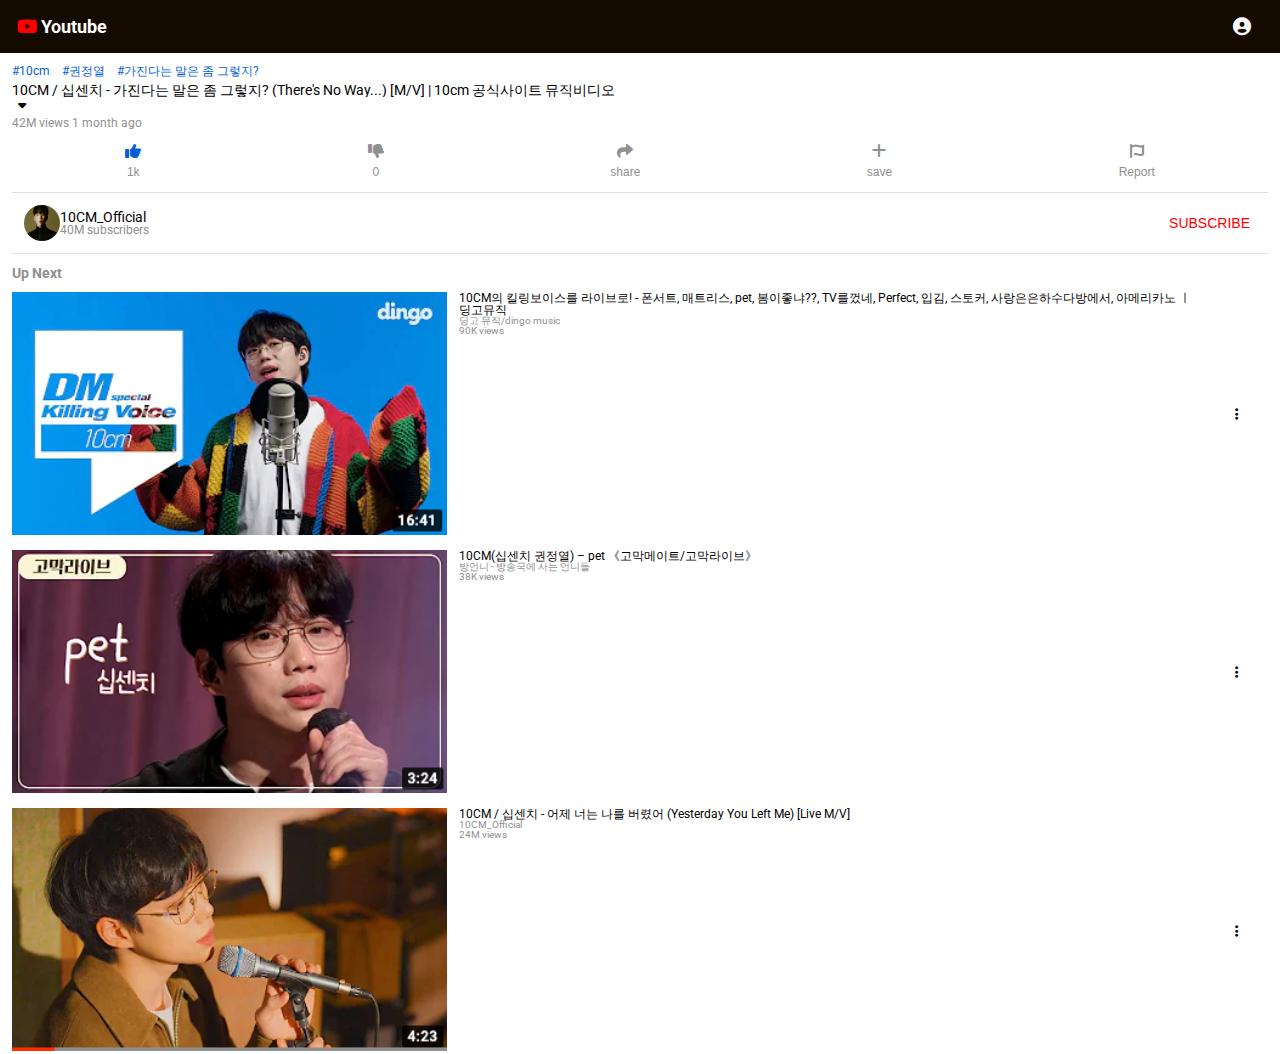
<file: index.html>
<!DOCTYPE html>
<html lang="en">
<head>
    <meta charset="UTF-8">
    <meta http-equiv="X-UA-Compatible" content="IE=edge">
    <meta name="viewport" content="width=device-width, initial-scale=1.0">
    <title>Youtube Mobile</title>
     <!-- css -->
     <link rel="stylesheet" href="./style/reset.css" type="text/css">
     <link rel="stylesheet" href="./style/style.css" type="text/css">
     <!-- 폰트어썸 아이콘 -->
    <link rel="stylesheet" href="https://cdnjs.cloudflare.com/ajax/libs/font-awesome/6.0.0/css/all.min.css" integrity="sha512-9usAa10IRO0HhonpyAIVpjrylPvoDwiPUiKdWk5t3PyolY1cOd4DSE0Ga+ri4AuTroPR5aQvXU9xC6qOPnzFeg==" crossorigin="anonymous" referrerpolicy="no-referrer" />
    <!-- 유튜브 iframe API -->
    <script defer src="./js/youtubePlay.js"></script>
</head>
<body>
    <!-- 헤더 영역 -->
    <header>
        <h1><a href="index.html" title="상단로고">
            <i class="fab fa-youtube"></i>
            <span class="title">Youtube</span>
        </a></h1>
        <div class="icons">
            <a href="#"><i class="fas fa-user-circle"></i></a>
        </div>
    </header>

    <main>
    <!-- 메인콘텐츠: video player -->
    <section class="player">
        <!-- iframe api -->
        <div id="player" class="youtube" data-url=""></div>
    </section>

    <!-- 메인콘텐츠: video info -->
    <section class="info">
         <!-- metadata -->
        <div class="metadata">
            <ul class="hashtags">
                <li>#10cm</li>
                <li>#권정열</li>
                <li>#가진다는 말은 좀 그렇지?</li>
            </ul>
            <div class="titleAndButton">
                <span class="title">
                    10CM / 십센치 - 가진다는 말은 좀 그렇지? (There's No Way...) [M/V] | 10cm 공식사이트 뮤직비디오
                </span>
                <button class="moreBtn">
                    <i class="fas fa-caret-down"></i>
                </button>
            </div>
                <span class="views">42M views 1 month ago</span>
        </div>
        <!-- actions -->
        <ul class="actions">
            <li><button><i class="active fas fa-thumbs-up"></i><span>1k</span></button></li>
            <li><button><i class="fas fa-thumbs-down"></i><span>0</span></button></li>
            <li><button><i class="fas fa-share"></i><span>share</span></button></li>
            <li><button><i class="fas fa-plus"></i><span>save</span></button></li>
            <li><button><i class="fab fa-font-awesome-flag"></i><span>Report</span></button></li>
        </ul>
        <!-- channel description -->
        <div class="channel">
            <div class="metadata">
                <img src="img/profile.png" alt="프로필사진">
            <div class="info">
                <span class="name">10CM_Official</span>
                <span class="subscribers">40M subscribers</span>
            </div>
            </div>
            <button class="subscribe">subscribe</button>
        </div>
    </section>
    <!-- 메인콘텐츠: next video -->
    <section class="upNext">
        <h2 class="title">Up Next</h2>
        <ul>
            <li class="item">
                <div class="img">
                    <!-- 썸네일 -->
                    <img src="img/img01.png" alt="10CM의 킬링보이스를 라이브로!">
            </div>
                <div class="info">
                    <span class="title">10CM의 킬링보이스를 라이브로! - 폰서트, 매트리스, pet, 봄이좋냐??, TV를껐네, Perfect, 입김, 스토커, 사랑은은하수다방에서, 아메리카노 ㅣ 딩고뮤직</span>
                    <span class="name">딩고 뮤직/dingo music</span>
                    <span class="views">90K views</span>
                </div>
                <button class="moreBtn"><i class="fas fa-ellipsis-v"></i></button>
            </li>

            <li class="item">
                <div class="img">
                <!-- 썸네일 -->
                <img src="img/img02.png" alt="10CM(십센치 권정열) – pet">
            </div>
                <div class="info">
                    <span class="title">10CM(십센치 권정열) – pet 《고막메이트/고막라이브》</span>
                    <span class="name">방언니 - 방송국에 사는 언니들</span>
                    <span class="views">38K views</span>
                </div>
                <button class="moreBtn"><i class="fas fa-ellipsis-v"></i></button>
            </li>

            <li class="item">
                <div class="img">
                <!-- 썸네일 -->
                <img src="img/img03.png" alt="십센치 - 어제 너는 나를 버렸어">
            </div>
                <div class="info">
                    <span class="title">10CM / 십센치 - 어제 너는 나를 버렸어 (Yesterday You Left Me) [Live M/V]</span>
                    <span class="name">10CM_Official</span>
                    <span class="views">24M views</span>
                </div>
                <button class="moreBtn"><i class="fas fa-ellipsis-v"></i></button>
            </li>
        </ul>
    </section>
</main>

</body>
</html>
</file>
<file: style/style.css>
@charset "utf-8";

@import url('https://fonts.googleapis.com/css2?family=Roboto:wght@300;400;500&display=swap');

/* basic 설정 */
:root{
    /* color */
    --white-color: #fff;
    --black-color: #140a00;
    --blue-color: #045fd4;
    --red-color: #ff0000;
    --grey-dark-color: #909090;
    --grey-light-color: #e0e0e0;

    /* size */
    --padding: 12px;
    --avatar-size: 36px;

    /* font size */
    --font-large: 18px;
    --font-medium: 14px;
    --font-small: 12px;
    --font-micro: 10px;
}

*{
    box-sizing: border-box;
}

body{
    font-family: 'Roboto',sans-serif;
}

a{
    color: #222;
    text-decoration: none;
}

button,
button:focus{
    border: none;
    cursor: pointer;
    outline: none;
    background-color:transparent;
}

/* header */
header{
    display: flex;
    justify-content: space-between;
    padding: calc(var(--padding)*1.4);
    background-color: var(--black-color);
    color: var(--white-color);
}

header h1 {
    font-size: var(--font-large);
}

header h1 i {
    color: var(--red-color);
}

header .title{
    color: var(--white-color);
}

header .icons .fa-user-circle{
    margin-right: var(--padding);
    color: var(--white-color);
    font-size: var(--font-large);
}

/* video player */
.player{
    position: sticky;
    top: 0;
    text-align: center;
    background-color: var(--black-color);
}
.player iframe{
    width: 100%;
    height: 320px;
    max-width: 1000px;
}

/* viedo info */
main > .info{
    padding: var(--padding);
}
.hashtags{
    display: flex;
    font-size: var(--font-small);
    color: var(--blue-color);
    margin-bottom: calc(var(--padding)/2);
}
.hashtags li{
    margin-right: var(--padding);
}
.info .metadata .titleAndButton .title{
    font-size: var(--font-medium);
    display: -webkit-box;
    -webkit-box-orient: vertical;
    -webkit-line-clamp: 1;
    overflow: hidden;
    margin-right: var(--padding);
}
.info .metadata .titleAndButton .moreBtn{
    height: 100%;
}
.info .views{
    font-size: var(--font-small);
    color: var(--grey-dark-color);
}

/* actions */
.actions{
    display: flex;
    justify-content: space-around;
    margin: var(--padding) 0;
}
.actions button{
    display: flex;
    flex-direction: column;
    font-size: var(--font-small);
    color: var(--grey-dark-color);
}
.actions button i{
    margin: 0 auto;
    margin-bottom: calc(var(--padding) / 2);
    font-size: 16px;
}
.actions button i.active{
    color: var(--blue-color);
}

/* channel description */
.channel{
    display: flex;
    justify-content: space-between;
    border-top: 1px solid var(--grey-light-color);
    border-bottom: 1px solid var(--grey-light-color);
    padding: var(--padding);
}
.channel .metadata{
    display: flex;
    align-items: center;
}
.channel .metadata img{
    width: var(--avatar-size);
    height: var(--avatar-size);
    border-radius: 50%;
}
.channel .metadata .info{
    display: flex;
    flex-direction: column;
}
.channel .metadata .info .name{
    font-size: var(--font-medium);
}
.channel .metadata .info .subscribers{
    font-size: var(--font-small);
    color: var(--grey-dark-color);
}
.channel .subscribe{
    text-transform: uppercase;
    color: var(--red-color);
    font-size: var(--font-medium);
}

/* up next */
.upNext{
    padding: 0 var(--padding);
}
.upNext > .title{
    font-size: var(--font-medium);
    color: var(--grey-dark-color);
    margin-bottom: calc(var(--padding)/2);
}
.upNext .item{
    display: flex;
    margin-top: var(--padding);
}
.upNext .item .img{
    flex: 1 1 35%;
    margin-right: var(--padding);
}
.upNext .item .img img{
    width: 100%;
} 
.upNext .item .info{
    flex: 1 1 60%;
}
.upNext .item .moreBtn{
    flex: 1 1 5%;
}
.upNext .item .info{
    display: flex;
    flex-direction: column;
}
.upNext .item .info .title{
    font-size: var(--font-small);
}
.upNext .item .info .name,
.upNext .item .info .views{
    font-size: var(--font-micro);
    color: var(--grey-dark-color);
}
</file>
